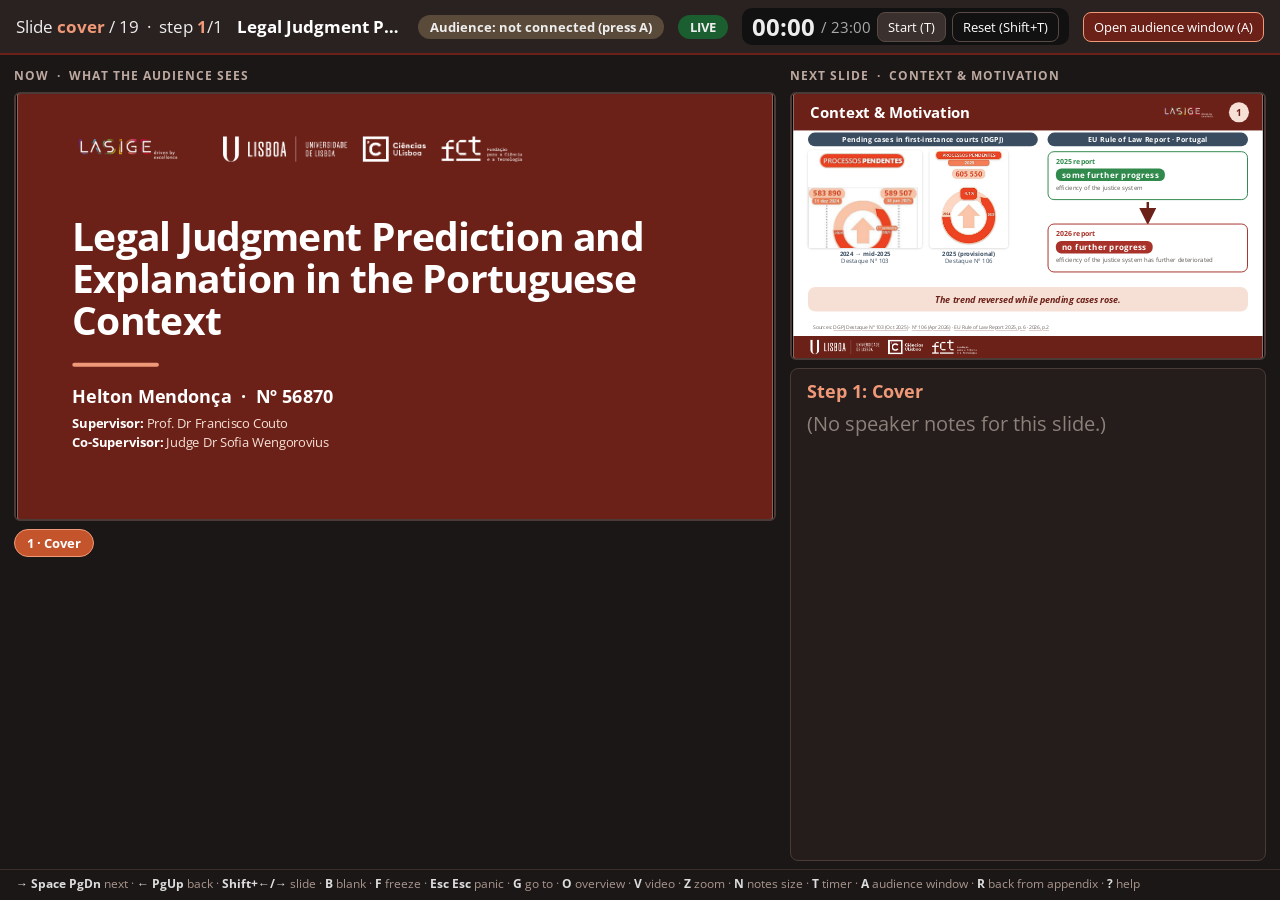
<file: defense-deck/index.html>
<!doctype html>
<html lang="en">
<head>
  <meta charset="utf-8">
  <meta name="viewport" content="width=device-width, initial-scale=1">
  <title>Defense deck</title>
  <!-- Everything is local: no internet, no server, no build. Just open this file. -->
  <link rel="stylesheet" href="css/tokens.css">
  <link rel="stylesheet" href="css/deck.css">
  <link rel="stylesheet" href="css/presenter.css">
  <link rel="stylesheet" href="css/live.css">
  <link rel="stylesheet" href="css/print.css">
</head>
<body>
  <div id="app"><noscript>This deck needs JavaScript enabled.</noscript></div>

  <!-- Plain classic scripts (no modules) so it works from file:// . Order matters. -->
  <script src="js/ui.js"></script>
  <script src="data/slides.js"></script>   <!-- ALL the slide content -->
  <script src="js/layouts.js"></script>
  <script src="js/stage.js"></script>
  <script src="js/video.js"></script>
  <script src="js/live.js"></script>
  <script src="js/sync.js"></script>
  <script src="js/controller.js"></script>
  <script src="js/presenter.js"></script>
  <script src="js/audience.js"></script>
  <script src="js/main.js"></script>
</body>
</html>
</file>
<file: defense-deck/css/tokens.css>
/* ==========================================================================
   tokens.css - the "design tokens": colours, font, sizes used everywhere.
   Change a value here and the whole deck follows.
   ========================================================================== */

/* Open Sans (SIL Open Font License) bundled locally: works offline. */
@font-face { font-family: "Open Sans"; font-weight: 400; font-style: normal; font-display: block; src: url("../assets/fonts/OpenSans-400.woff2") format("woff2"); }
@font-face { font-family: "Open Sans"; font-weight: 400; font-style: italic; font-display: block; src: url("../assets/fonts/OpenSans-400i.woff2") format("woff2"); }
@font-face { font-family: "Open Sans"; font-weight: 600; font-style: normal; font-display: block; src: url("../assets/fonts/OpenSans-600.woff2") format("woff2"); }
@font-face { font-family: "Open Sans"; font-weight: 700; font-style: normal; font-display: block; src: url("../assets/fonts/OpenSans-700.woff2") format("woff2"); }
@font-face { font-family: "Open Sans"; font-weight: 700; font-style: italic; font-display: block; src: url("../assets/fonts/OpenSans-700i.woff2") format("woff2"); }

:root {
  /* brand palette (from the Canva deck) */
  --maroon: #6c2118;
  --orange: #cf5c00;
  --terracotta: #c3542b;
  --salmon: #f09978;
  --beige: #f6e0d6;
  --slate: #394c60;
  --white: #ffffff;
  --ink: #26221f;

  /* status colours: green / amber / grey (status only, never domain) */
  --ok: #2f8a4c;      --ok-dark: #1b5e30;
  --warn: #e3b23c;    --warn-dark: #a87400;
  --na: #a3a8ad;      --na-dark: #5f6368;
  --bad: #a8322a;     --bad-2: #c8564b;     /* limitations / "wrong" */

  /* domain code (rows of the results table): colour = domain ONLY */
  --dv-row: #f6e0d6;
  --boc-row: #f09978;

  --font: "Open Sans", Arial, Helvetica, sans-serif;
  --radius-card: 24px;
  --band-h: 150px;
  --footer-h: 90px;
}
</file>
<file: defense-deck/css/deck.css>
/* ==========================================================================
   deck.css - how a SLIDE looks (header, footer, pills, cards, tables, diagrams).
   Everything is sized for a fixed 1920x1080 stage; js/stage.js scales it to fit
   any window. Presenter-window chrome lives in presenter.css.
   ========================================================================== */

*, *::before, *::after { box-sizing: border-box; }

/* ---- the stage ---------------------------------------------------------- */
.stage-host { position: relative; overflow: hidden; background: #000; }
.stage {
  position: absolute; left: 0; top: 0; width: 1920px; height: 1080px;
  transform-origin: 0 0; background: #fff; overflow: hidden;
  font-family: var(--font); color: var(--ink); font-size: 32px; line-height: 1.28;
  -webkit-font-smoothing: antialiased;
}
.zoom-layer { position: absolute; inset: 0; transition: transform .28s ease; }
.slide { position: absolute; inset: 0; }

/* ---- header / footer ---------------------------------------------------- */
.hdr { position: absolute; left: 0; top: 0; width: 1920px; height: var(--band-h); background: var(--maroon); color: #fff;
  display: flex; align-items: center; padding: 0 70px; }
.hdr h1 { margin: 0; font-size: 62px; font-weight: 700; letter-spacing: -.5px; white-space: nowrap; overflow: hidden; text-overflow: ellipsis; max-width: 1380px; }
.hdr-logo { position: absolute; right: 190px; top: 30px; height: 90px; }
.num { position: absolute; right: 56px; top: 34px; width: 82px; height: 82px; border-radius: 50%;
  background: var(--beige); color: var(--maroon); font-weight: 700; font-size: 40px; display: flex; align-items: center; justify-content: center; }
.num.appx { width: auto; padding: 0 22px; border-radius: 41px; font-size: 30px; background: var(--orange); color: #fff; }
.content { position: absolute; left: 0; top: var(--band-h); width: 1920px; height: 840px; background: #fff; }
.ftr { position: absolute; left: 0; bottom: 0; width: 1920px; height: var(--footer-h); background: var(--maroon);
  display: flex; align-items: center; gap: 36px; padding: 0 70px; }

/* logo placeholders: neat white chip with a label; real logo replaces it when the file exists */
.logo-slot { position: relative; display: inline-flex; align-items: center; justify-content: center; height: 62px; min-width: 170px;
  padding: 6px 16px; background: rgba(255,255,255,.12); border: 2px dashed rgba(255,255,255,.55); border-radius: 12px; color: #fff;
  font-size: 19px; font-weight: 600; text-align: center; line-height: 1.1; }
.logo-slot img { display: none; height: 100%; width: auto; max-width: 280px; object-fit: contain; }
.logo-slot.ok { background: #fff; border: 0; padding: 5px 14px; }
.logo-slot.ok .ph { display: none; }
.logo-slot.ok img { display: block; }
.hdr-logo .logo-slot { height: 90px; min-width: 150px; font-size: 22px; }
.logo-ciencias_ulisboa img, .logo-fc img { max-width: 220px; }

/* ---- generic flow area inside the content band ------------------------- */
.flow { display: flex; flex-direction: column; position: absolute; inset: 0; }
.pad { padding: 40px 80px; }
.abs { position: absolute; }
.svg-layer { pointer-events: none; }
.lnk { color: inherit; text-decoration: underline; text-decoration-thickness: 2px; text-underline-offset: 4px; text-decoration-color: rgba(108,33,24,.45); }
.src { font-size: 20px; color: #6b6560; word-break: break-all; line-height: 1.25; }
.src .lnk { color: #6b6560; }
.kicker { align-self: flex-start; background: var(--maroon); color: #fff; font-weight: 700; letter-spacing: 3px; font-size: 26px; padding: 8px 26px; border-radius: 30px; }
.intro { font-size: 31px; font-weight: 600; color: var(--slate); }
.maroon { color: var(--maroon); } .b { font-weight: 700; } .i { font-style: italic; }

/* reveal fade (only when the presenter moves forward live) */
.fade-in { animation: fadein .18s ease-out; }
@keyframes fadein { from { opacity: 0; } to { opacity: 1; } }
@media (prefers-reduced-motion: reduce) { .fade-in { animation: none; } .zoom-layer { transition: none; } }
/* preview of the NEXT step in the presenter window: highlight what will appear */
.nx-new { outline: 6px dashed #00a3ff; outline-offset: 6px; }

/* ---- cover -------------------------------------------------------------- */
.cover-slide { background: var(--maroon); }
.cover { position: absolute; inset: 0; color: #fff; padding: 90px 140px; display: flex; flex-direction: column; }
.cover-logos { display: flex; gap: 40px; align-items: center; }
.cover-logos .logo-slot { height: 96px; min-width: 200px; font-size: 21px; }
.cover-title { margin: 120px 0 0; font-size: 98px; line-height: 1.08; font-weight: 700; max-width: 1560px; letter-spacing: -1.5px; }
.cover-rule { width: 220px; height: 10px; background: var(--salmon); margin: 56px 0 44px; border-radius: 5px; }
.cover-by { font-size: 46px; font-weight: 700; }
.cover-sup { font-size: 32px; margin-top: 18px; color: var(--beige); line-height: 1.5; }
.cover-sup b { color: #fff; }

/* ---- pills --------------------------------------------------------------- */
.pill-row { display: flex; align-items: stretch; border-radius: 999px; background: var(--pill-bg, var(--beige)); overflow: hidden; --badge: var(--terracotta); }
.pill-badge { flex: none; display: flex; align-items: center; justify-content: center; text-align: center; background: var(--badge);
  color: #fff; font-weight: 700; font-size: 34px; letter-spacing: 1px; padding: 0 24px; border-radius: 999px; box-shadow: 6px 0 0 rgba(255,255,255,.35); }
.pill-text { flex: 1; display: flex; align-items: center; padding: 0 56px 0 44px; font-size: 34px; line-height: 1.25; color: var(--ink); }
.tone-orange { --pill-bg: var(--beige); --badge: var(--terracotta); }
.tone-maroon { --pill-bg: var(--beige); --badge: var(--maroon); }
.tone-green  { --pill-bg: #d9eddf; --badge: var(--ok); }
.tone-red    { --pill-bg: #f5d9d5; --badge: var(--bad); }
.tone-red.alt{ --badge: var(--bad-2); }
.status-green { background: var(--ok); color: #fff; --badge: var(--ok-dark); }
.status-green .pill-text { color: #fff; }
.status-amber { background: var(--warn); --badge: var(--warn-dark); }
.status-grey  { background: var(--na); --badge: var(--na-dark); }
.status-amber .pill-text, .status-grey .pill-text { color: #1d1b19; }

/* ---- cards & captions ---------------------------------------------------- */
.cards { display: grid; gap: 28px; }
.card { background: var(--beige); border-radius: var(--radius-card); padding: 30px 38px; display: flex; flex-direction: column; overflow: hidden; }
.card h3 { margin: 0 0 18px; font-size: 30px; letter-spacing: 2px; color: var(--maroon); font-weight: 700; padding-bottom: 14px; border-bottom: 4px solid var(--salmon); }
.card-body { flex: 1; line-height: 1.32; }
.card-body p { margin: 0 0 16px; }
.card.big h3 { font-size: 40px; }
.card.good { background: #d9eddf; } .card.good h3 { color: var(--ok-dark); border-color: var(--ok); }
.card.cannot { background: #f5d9d5; } .card.cannot h3 { color: var(--bad); border-color: var(--bad-2); }
.card.slate { background: #e5eaf0; } .card.slate h3 { color: var(--slate); border-color: var(--slate); }
.caption { background: var(--beige); border-radius: 30px; padding: 20px 44px; color: var(--maroon); font-weight: 700; font-style: italic; font-size: 33px; text-align: center; line-height: 1.3; }
.caption.top { font-size: 35px; }
.caption.plain { font-style: normal; }
.caption .lnk { text-decoration-color: var(--maroon); }

/* ---- results table & studies --------------------------------------------- */
.tr { display: grid; align-items: center; column-gap: 20px; padding: 0 44px; border-radius: 26px; height: 94px; font-size: 35px; }
.tr.th { background: transparent; border-bottom: 5px solid var(--maroon); border-radius: 0; height: 64px; font-weight: 700; color: var(--maroon); font-size: 31px; letter-spacing: 1px; text-transform: uppercase; }
.tr.dom-DV { background: var(--dv-row); } .tr.dom-BoC { background: var(--boc-row); }
.tr .cell { font-variant-numeric: tabular-nums; }
.tr .cell.b { font-weight: 700; } .tr .cell.bi { font-weight: 700; font-style: italic; }
.study { background: #eef1f5; border-radius: 26px; padding: 14px 40px 12px; display: flex; flex-direction: column; justify-content: center; height: 136px; }
.study.thesis { background: var(--maroon); color: #fff; }
.study.thesis .study-io { color: var(--beige); }
.study-main { display: grid; column-gap: 20px; font-size: 31px; align-items: center; }
.study-name { font-weight: 700; }
.study-io { font-size: 24px; font-style: italic; margin-top: 6px; color: #4d5663; line-height: 1.2; }
.study.thesis .lnk { color: #fff; }
.tr.th.studies { height: 56px; }

/* ---- judges' quote cards ---------------------------------------------------- */
.qcard { background: #fbf3ee; border: 3px solid var(--beige); border-radius: var(--radius-card); padding: 26px 30px; display: flex; flex-direction: column; gap: 16px; }
.qbadge { align-self: flex-start; background: var(--maroon); color: #fff; font-weight: 700; font-size: 29px; border-radius: 28px; padding: 6px 24px; letter-spacing: 1px; }
.qtext { flex: 1; font-size: 31px; line-height: 1.3; font-weight: 400; }
.qtext p { margin: 0 0 14px; }
.qmeta { font-style: italic; color: var(--maroon); font-size: 25px; line-height: 1.25; border-top: 2px solid var(--beige); padding-top: 12px; }
.qmeta .lnk { color: var(--maroon); }

/* ---- statements -------------------------------------------------------------- */
.stat-line { font-weight: 700; color: var(--maroon); line-height: 1.22; }
.stat-line.ink { color: var(--ink); font-weight: 600; }
.stat-line.q { font-style: italic; color: var(--slate); font-weight: 600; }
.stat-line.pill { background: var(--beige); border-radius: 34px; padding: 26px 50px; }

/* ---- diagram building blocks -------------------------------------------------- */
.dbox { background: #fff; border: 4px solid var(--maroon); border-radius: 18px; padding: 14px 20px; font-size: 25px; line-height: 1.25; color: var(--ink); overflow: hidden; }
.dbox h4 { margin: 0 0 6px; font-size: 27px; color: var(--maroon); line-height: 1.15; }
.dbox.fill { background: var(--beige); }
.dbox.salmon { background: #fbd9cc; border-color: var(--terracotta); }
.dbox.dark { background: var(--maroon); color: #fff; border-color: var(--maroon); } .dbox.dark h4 { color: #fff; }
.dbox.out { background: #d9eddf; border-color: var(--ok); } .dbox.out h4 { color: var(--ok-dark); }
.dbox.flag { background: #fdecea; border: 4px dashed var(--bad); } .dbox.flag h4 { color: var(--bad); }
.dbox.grey { background: #eceeef; border-color: #9aa0a6; color: #5b6168; } .dbox.grey h4 { color: #5b6168; }
.dbox.slate { background: #e5eaf0; border-color: var(--slate); } .dbox.slate h4 { color: var(--slate); }
.dbox.center { display: flex; flex-direction: column; justify-content: center; }
.dbox ul { margin: 6px 0 0; padding-left: 26px; } .dbox li { margin: 3px 0; }
.dbox.s24 { font-size: 24px; } .dbox.s22 { font-size: 22px; } .dbox.s20 { font-size: 20.5px; } .dbox.s20 h4 { font-size: 22px; }
.stagenum { position: absolute; width: 64px; height: 64px; border-radius: 50%; background: var(--maroon); color: #fff; font-weight: 700; font-size: 36px; display: flex; align-items: center; justify-content: center; }
.tag { display: inline-block; background: var(--maroon); color: #fff; border-radius: 22px; padding: 2px 18px; font-weight: 700; font-size: 24px; letter-spacing: 1px; }
.tile { background: var(--beige); border-radius: 22px; padding: 18px 20px; text-align: center; }
.tile .big { font-size: 56px; font-weight: 700; color: var(--maroon); line-height: 1.05; }
.tile .small { font-size: 24px; margin-top: 6px; }
.docbar { position: absolute; background: #dfe3e8; border-radius: 10px; border: 3px solid var(--slate); }
.win { position: absolute; height: 64px; border-radius: 12px; border: 4px solid var(--maroon); background: rgba(195,84,43,.22); display: flex; align-items: center; justify-content: center; font-size: 22px; font-weight: 700; color: var(--maroon); }
.limit-band { background: #f5d9d5; border: 3px solid var(--bad); border-radius: 26px; padding: 18px 36px; color: #5a1a14; font-size: 28px; line-height: 1.3; }
.limit-band b { color: var(--bad); }
.fig { border-radius: 14px; box-shadow: 0 2px 10px rgba(0,0,0,.18); display: block; }
.fig-cap { font-size: 22px; color: #5b5651; }
.pill-label { display: inline-block; border-radius: 30px; padding: 8px 30px; font-weight: 700; font-size: 31px; color: #fff; }
.pill-label.ok { background: #2f8a4c; } .pill-label.no { background: #a8322a; }

/* ---- video panel (manual play) --------------------------------------------- */
.video-panel { position: absolute; background: #1b1b1b; border-radius: 18px; overflow: hidden; display: flex; align-items: center; justify-content: center; }
.video-panel video { width: 100%; height: 100%; object-fit: contain; background: #000; }
.video-ph { position: absolute; inset: 0; display: flex; flex-direction: column; align-items: center; justify-content: center; text-align: center; color: #e9ddd6; padding: 40px;
  background: repeating-linear-gradient(135deg, #2a2523, #2a2523 24px, #302a28 24px, #302a28 48px); }
.video-ph .t { font-size: 40px; font-weight: 700; color: #fff; }
.video-ph .s { font-size: 24px; margin-top: 14px; max-width: 800px; line-height: 1.35; }
.video-ph .play { width: 120px; height: 120px; border-radius: 50%; border: 8px solid #fff; background: rgba(0,0,0,.55); margin-bottom: 26px; position: relative; }
.video-ph .play::after { content: ""; position: absolute; left: 44px; top: 28px; border-style: solid; border-width: 22px 0 22px 38px; border-color: transparent transparent transparent #fff; }
.video-panel.is-playing .video-ph { display: none; }
.video-panel { cursor: pointer; }
.vblocked { display: none; margin-top: 24px; background: #a8322a; color: #fff; font-size: 32px; font-weight: 700; padding: 10px 28px; border-radius: 16px; }
.video-panel.blocked .vblocked { display: block; }

/* ---- blank overlay ---------------------------------------------------------- */
.blank-cover { position: absolute; inset: 0; background: #000; z-index: 50; display: none; }
.stage-host.blank .blank-cover { display: block; }

/* highlighted state of a diagram box (e.g. the Acórdão box) */
.dbox.hl { background: var(--maroon); color: #fff; border-color: var(--maroon); }
.dbox.hl h4, .dbox.hl .lnk { color: #fff; }

/* methodology slide: warm brown (split / training set) and "removed" (grey) states */
.dbox.brown { background: #7a4a2e; border-color: #5a3520; color: #fff; }
.dbox.brown h4 { color: #fff; }
.dbox.gone, .dbox.gone.salmon, .dbox.gone.fill, .dbox.gone.dark { background: #eceeef !important; border-color: #9aa0a6 !important; color: #7b8187 !important; }
.dbox.gone h4 { color: #7b8187 !important; }
.dbox.gone.dark { background: #9aa0a6 !important; color: #fff !important; }
.rm-tag { position: absolute; right: 16px; top: 12px; background: #5f6368; color: #fff; font-size: 20px; font-weight: 700; letter-spacing: 1px; padding: 2px 14px; border-radius: 14px; }

/* scale-and-methods table (slide 16) */
.st-head, .st-row { display: grid; column-gap: 16px; align-items: center; padding: 0 22px; }
.st-head { border-bottom: 5px solid var(--maroon); }
.sth { font-weight: 700; font-size: 24px; white-space: nowrap; letter-spacing: 1px; text-transform: uppercase; color: var(--maroon); padding: 6px 12px; border-radius: 14px; text-align: center; }
.sth.meth { background: var(--terracotta); color: #fff; } .sth.scale { background: var(--slate); color: #fff; }
.st-row { background: #eef1f5; border-radius: 22px; font-size: 24px; line-height: 1.2; }
.st-row .st-name { font-weight: 700; font-size: 26px; } .st-row .st-scale { font-weight: 700; color: var(--slate); font-size: 27px; }
.st-row .st-split { font-weight: 700; color: var(--terracotta); }
.st-row.thesis { background: var(--maroon); color: #fff; } .st-row.thesis .st-scale, .st-row.thesis .st-split { color: var(--salmon); }
.video-panel.has-video .vposter { display: none; }

/* framing statement that moves from the middle to the top (single-case slide) */
.caption.fr { transition: top .5s ease, height .5s ease, font-size .5s ease; }
.caption.fr.fr-top { top: 6px !important; height: 112px !important; font-size: 28px !important; padding: 8px 30px !important; }
@media (prefers-reduced-motion: reduce) { .caption.fr { transition: none; } }

/* zoom overlay (slide 11): only visible while its class "zoom-on" is set (step range) */
.zoom-ov { background: #fff; border-radius: 24px; border: 5px solid var(--maroon); z-index: 20; visibility: hidden; box-shadow: 0 8px 40px rgba(0,0,0,.35); }
.zoom-ov.zoom-on { visibility: visible; }

/* groups that are only visible during some steps (class "on" is switched by data-cls ranges) */
.only { visibility: hidden; }
.only.on { visibility: visible; }

/* real logos (white artwork on the maroon bands) */
.hdr-logo { display: flex; align-items: center; }
.hl-img { height: 80px; width: auto; max-width: 300px; object-fit: contain; display: block; }
.fl-img { height: 58px; width: auto; max-width: 900px; object-fit: contain; display: block; }
.cover-logos .hl-img { height: 100px; max-width: 380px; } .cover-logos .fl-img { height: 90px; max-width: 760px; margin-left: 60px; }
.logo-slot.wide { min-width: 420px; }

/* LLM reasoning slide: sentences that sound right but are wrong (switched on by data-cls="2:hl") */
.wrongspan.hl { background: #f4b4aa; border-bottom: 5px solid #a8322a; border-radius: 6px; padding: 0 6px; font-style: normal; font-weight: 700; color: #7a1d17; }
.wrongkey { background: #f4b4aa; border-bottom: 4px solid #a8322a; border-radius: 6px; padding: 0 10px; font-weight: 700; font-style: normal; color: #7a1d17; }

/* Results slide: the domain not in focus is greyed out (data-cls "dim") */
.fgroup { transition: opacity .35s, filter .35s; }
.fgroup.dim { opacity: .16; filter: grayscale(1); }
</file>
<file: defense-deck/css/presenter.css>
/* ==========================================================================
   presenter.css - the look of the PRESENTER window (laptop) and the
   AUDIENCE / SOLO windows' page chrome. Not used on the slides themselves.
   ========================================================================== */
html, body { margin: 0; height: 100%; background: #111; font-family: var(--font); }
#app { width: 100vw; height: 100vh; }
.mode-audience body, .mode-solo body { background: #000; overflow: hidden; }
.mode-audience, .mode-solo { cursor: none; }
.aud-root, .solo { width: 100vw; height: 100vh; }
.aud-host, .solo-host { width: 100%; height: 100%; }
.stage-host.blank .stage { visibility: hidden; }

/* ---- presenter layout ---- */
.pres { display: flex; flex-direction: column; height: 100vh; color: #eee; background: #1b1716; font-size: 15px; }
.p-top { display: flex; align-items: center; gap: 14px; padding: 8px 16px; background: #2a2220; border-bottom: 2px solid var(--maroon); flex: none; }
.p-count { font-size: 17px; cursor: pointer; white-space: nowrap; } .p-count b { color: var(--salmon); }
.p-title { flex: 1; font-size: 17px; font-weight: 700; white-space: nowrap; overflow: hidden; text-overflow: ellipsis; color: #fff; }
.chip { border-radius: 14px; padding: 3px 12px; font-weight: 700; font-size: 13px; white-space: nowrap; }
.chip.aud.on { background: #1b5e30; } .chip.aud.off { background: #5a4a3a; }
.chip.live { background: #1b5e30; } .chip.frozen { background: #1565c0; } .chip.blank { background: #000; border: 2px solid #fff; }
.p-timer { font-variant-numeric: tabular-nums; display: flex; align-items: center; gap: 6px; padding: 2px 10px; border-radius: 10px; background: #111; }
.p-time { font-size: 24px; font-weight: 700; } .p-target { color: #aaa; }
.p-timer.warn .p-time { color: var(--warn); } .p-timer.over .p-time { color: #ff6b5e; } .p-timer.over2 { background: #a8322a; }
.btn { background: #3a302d; color: #fff; border: 1px solid #5a4a45; border-radius: 8px; padding: 5px 10px; font: inherit; font-size: 13px; cursor: pointer; }
.btn:hover { background: #4b3d39; } .btn.accent { background: var(--maroon); border-color: var(--salmon); } .btn.ghost { background: transparent; }
.p-main { flex: 1; min-height: 0; display: grid; grid-template-columns: 1.6fr 1fr; gap: 14px; padding: 12px 14px 8px; }
.p-col { display: flex; flex-direction: column; min-height: 0; min-width: 0; gap: 8px; }
.p-label { font-size: 12px; letter-spacing: 1px; color: #bda9a0; font-weight: 700; text-transform: uppercase; } .p-label .dash { color: #4db3ff; text-transform: none; letter-spacing: 0; }
.p-prev { width: min(100%, calc((100vh - 330px) * 16 / 9)); aspect-ratio: 16 / 9; border: 2px solid #4a3b37; border-radius: 6px; overflow: hidden; background: #000; flex: none; }
.p-prev.small { width: min(100%, calc((100vh - 560px) * 16 / 9), 560px); min-width: 280px; }
.p-prev.empty .p-host { opacity: .15; }
.p-host { width: 100%; height: 100%; }
.p-steps { display: flex; flex-wrap: wrap; gap: 6px; }
.step-chip { background: #2e2623; color: #ddd; border: 1px solid #55453f; border-radius: 16px; padding: 4px 12px; font: inherit; font-size: 13px; cursor: pointer; }
.step-chip.done { color: #9a8c86; } .step-chip.cur { background: var(--terracotta); color: #fff; border-color: var(--salmon); font-weight: 700; }
.p-notes { flex: 1; min-height: 0; overflow: auto; background: #241d1b; border: 1px solid #4a3b37; border-radius: 8px; padding: 10px 16px; line-height: 1.4; }
.p-notes h3 { margin: 0 0 6px; font-size: .9em; color: var(--salmon); } .p-notes p { margin: 0 0 .7em; } .p-notes .muted { color: #8d807a; } .p-notes .say { font-weight: 700; color: #fff; }
.p-src { display: flex; flex-direction: column; gap: 3px; overflow: auto; max-height: 150px; }
.src-i a { color: #7cc4ff; word-break: break-all; font-size: 13px; }
.p-help { flex: none; font-size: 12px; color: #a8958d; padding: 5px 16px 7px; border-top: 1px solid #3a2f2b; line-height: 1.5; } .p-help b { color: #ddd; }

/* ---- overlays ---- */
.overlay { position: fixed; inset: 0; background: rgba(8,5,4,.985); z-index: 100; display: flex; align-items: flex-start; justify-content: center; overflow: auto; padding: 24px; }
.overlay.hidden { display: none; }
.ov-box { width: 100%; max-width: 1700px; } .ov-head { color: #ddd; margin-bottom: 12px; font-size: 15px; }
.ov-grid { display: grid; grid-template-columns: repeat(auto-fill, minmax(280px, 1fr)); gap: 14px; }
.ov-cell { cursor: pointer; border: 3px solid transparent; border-radius: 6px; padding: 4px; background: #231c1a; }
.ov-cell:hover { border-color: var(--salmon); } .ov-cell.cur { border-color: #4db3ff; } .ov-cell.appx { background: #2d2417; }
.ov-thumb { width: 100%; aspect-ratio: 16 / 9; background: #000; } .ov-cap { color: #ddd; font-size: 13px; padding: 4px 2px 0; } .ov-cap b { color: var(--salmon); }
.ov-divider { grid-column: 1 / -1; color: #ffcf8a; font-weight: 700; border-top: 2px dashed #8a6a3a; padding-top: 10px; margin-top: 10px; }
.goto-box { margin-top: 12vh; background: #2a2220; border: 2px solid var(--salmon); border-radius: 12px; padding: 22px 28px; color: #eee; max-width: 640px; height: fit-content; font-size: 16px; line-height: 1.5; }
.goto-in { width: 100%; margin-top: 12px; font-size: 28px; padding: 6px 12px; border-radius: 8px; border: 2px solid #777; background: #111; color: #fff; }
.goto-msg { margin-top: 8px; color: #ff9a8d; } .help-box { max-width: 860px; } .help-box h2 { margin: 0 0 10px; } .help-box td { padding: 3px 14px 3px 0; vertical-align: top; }

.p-notes ul.bullets { margin: 4px 0 0; padding-left: 1.2em; } .p-notes ul.bullets li { margin: 0 0 .55em; line-height: 1.3; }
.chip.vid { background: #394c60; } .chip.vid.hidden { display: none; } .chip.vid.ok { background: #1b5e30; } .chip.vid.bad { background: #a8322a; }
</file>
<file: defense-deck/css/live.css>
/* ==========================================================================
   live.css - look and animations of the animated slide (js/live.js).
   The RESTING style of every element is the final state; the lv-a-* classes only
   add a short "from" animation on top, so nothing depends on frame rate.
   ========================================================================== */
.lv { position: absolute; inset: 0; font-family: var(--font); color: var(--ink); }
.lv .a { position: absolute; }

/* progress rail */
.lv-rail-bg { position: absolute; left: 150px; top: 42px; width: 1680px; height: 8px; border-radius: 4px; background: #d9dde2; }
.lv-rail-fill { position: absolute; left: 150px; top: 42px; width: 0; height: 8px; border-radius: 4px; background: var(--terracotta); transition: width .8s ease; }
.lv-node { position: absolute; top: 16px; width: 60px; height: 60px; margin-left: -0px; border-radius: 50%; display: flex; align-items: center; justify-content: center;
  font-size: 32px; font-weight: 700; border: 5px solid var(--maroon); background: #fff; color: var(--maroon); transition: background .4s, color .4s, border-color .4s, transform .4s; }
.lv-node.done { background: var(--salmon); border-color: var(--terracotta); color: #fff; }
.lv-node.active { background: var(--maroon); color: #fff; transform: scale(1.18); box-shadow: 0 0 0 8px rgba(195,84,43,.28); }
.lv-node.locked { background: #eceeef; border: 5px dashed #9aa0a6; color: #9aa0a6; }
.lv-node.human { border-color: var(--bad); }
.lv-node.active.human { background: var(--bad); }
.lv-node.done.human { background: var(--bad-2); border-color: var(--bad); }

/* heading */
.lv-head-t { font-size: 46px; font-weight: 700; color: var(--maroon); white-space: nowrap; }
.lv-head-art { font-size: 30px; font-weight: 600; color: var(--terracotta); margin-left: 18px; }
.lv-gate { font-size: 26px; font-weight: 700; color: var(--slate); text-align: right; }

/* cards */
.lv-card { border-radius: 24px; border: 4px solid var(--maroon); background: #fff; padding: 16px 22px; overflow: hidden; }
.lv-lab { display: inline-block; font-size: 24px; font-weight: 700; letter-spacing: 1.5px; color: #fff; background: var(--maroon); border-radius: 16px; padding: 0 16px; margin-bottom: 10px; }
.lv-body { font-size: 30px; line-height: 1.25; font-weight: 600; }
.lv-in { background: #f6e0d6; border-color: var(--terracotta); }
.lv-in .lv-lab { background: var(--terracotta); }
.lv-out { background: #d9eddf; border-color: var(--ok); }
.lv-out .lv-lab { background: var(--ok); }
.lv-local { background: #e5eaf0; border-color: var(--slate); }
.lv-local .lv-lab, .lv-global .lv-lab { background: var(--slate); }
.lv-global { background: #e5eaf0; border-color: var(--slate); }

/* agent node */
.lv-agent { border-radius: 120px; border: 6px solid var(--maroon); background: #fbd9cc; display: flex; flex-direction: column; align-items: center; justify-content: center; text-align: center;
  padding: 10px 30px; transition: background .4s, border-color .4s, opacity .4s; }
.lv-agent-name { font-size: 36px; font-weight: 700; color: var(--maroon); line-height: 1.1; }
.lv-agent-role { font-size: 26px; font-weight: 600; margin-top: 6px; color: var(--ink); }
.lv-agent.asleep { background: #eceeef; border-color: #9aa0a6; opacity: .75; } .lv-agent.asleep .lv-agent-name { color: #6b7075; }
.lv-agent.human { background: #f5d9d5; border-color: var(--bad); border-style: dashed; } .lv-agent.human .lv-agent-name { color: var(--bad); }
.lv-agent.thesis { background: var(--maroon); border-color: var(--maroon); } .lv-agent.thesis .lv-agent-name, .lv-agent.thesis .lv-agent-role { color: #fff; }

/* tools */
.lv-tool { border-radius: 18px; border: 4px solid #9aa0a6; background: #eceeef; color: #7b8187; font-size: 26px; font-weight: 700; display: flex; align-items: center; justify-content: center; text-align: center; transition: all .35s; }
.lv-tool.used { border-color: var(--terracotta); background: #fff; color: var(--terracotta); box-shadow: 0 0 0 5px rgba(195,84,43,.2); }
.lv-tool.off { opacity: .35; }

/* global memory */
.lv-gbar { position: absolute; left: 22px; top: 104px; bottom: 18px; width: 22px; border-radius: 11px; background: #cfd6de; overflow: hidden; }
.lv-gbar-fill { position: absolute; left: 0; right: 0; bottom: 0; height: 0; background: var(--terracotta); transition: height .8s ease; }
.lv-glist { position: absolute; left: 62px; top: 98px; right: 14px; bottom: 10px; overflow: hidden; }
.lv-gitem { font-size: 24px; font-weight: 600; line-height: 1.12; padding: 1px 0; white-space: nowrap; }
.lv-gitem.human { color: var(--bad); }

/* note banner */
.lv-note { border-radius: 24px; background: var(--beige); color: var(--maroon); font-size: 31px; font-weight: 700; font-style: italic; display: flex; align-items: center; justify-content: center; text-align: center; padding: 0 28px; }
.lv-note.human { background: #f5d9d5; color: var(--bad); font-style: normal; }
.lv-note.thesis { background: var(--maroon); color: #fff; }

/* persistent caption (the only text below ~24px) */
.lv-cap { font-size: 20px; color: #5b5651; text-align: center; }

/* little travelling dots */
.lv-dot { position: absolute; width: 22px; height: 22px; border-radius: 50%; background: var(--terracotta); opacity: 0; }
.lv-raildot { position: absolute; top: 33px; width: 26px; height: 26px; margin-left: 17px; border-radius: 50%; background: var(--terracotta); opacity: 0; box-shadow: 0 0 0 6px rgba(195,84,43,.3); }

/* ---------- animations (decoration only) ---------- */
@keyframes lv-in { from { opacity: 0; transform: translateX(-70px); } to { opacity: 1; transform: none; } }
@keyframes lv-wake { 0% { box-shadow: 0 0 0 0 rgba(195,84,43,.65); transform: scale(.96); } 60% { box-shadow: 0 0 0 36px rgba(195,84,43,0); transform: scale(1.04); } 100% { box-shadow: 0 0 0 0 rgba(195,84,43,0); transform: none; } }
@keyframes lv-glow { 0% { transform: scale(1); box-shadow: 0 0 0 0 rgba(195,84,43,.8); } 50% { transform: scale(1.12); } 100% { transform: scale(1); box-shadow: 0 0 0 16px rgba(195,84,43,0); } }
@keyframes lv-dota { 0% { opacity: 1; transform: translate(0,0); } 100% { opacity: 0; transform: translate(150px,-90px); } }
@keyframes lv-dotb { 0% { opacity: 1; transform: translate(0,0); } 100% { opacity: 0; transform: translate(150px,90px); } }
@keyframes lv-flash { 0% { background-color: #ffe9a8; } 100% { } }
@keyframes lv-out { from { opacity: 0; transform: translateX(-60px) scale(.94); } to { opacity: 1; transform: none; } }
@keyframes lv-fade { from { opacity: 0; background: #ffe9a8; } to { opacity: 1; } }
@keyframes lv-rail { 0% { opacity: 1; transform: translateX(0); } 100% { opacity: 0; transform: translateX(var(--dx, 240px)); } }
.lv-a-in { animation: lv-in .7s ease-out backwards; }
.lv-a-wake { animation: lv-wake 1.1s ease-out backwards; }
.lv-a-glow { animation: lv-glow .8s ease-out backwards; }
.lv-a-dota { animation: lv-dota .9s ease-in forwards; }
.lv-a-dotb { animation: lv-dotb .9s ease-in forwards; }
.lv-a-flash { animation: lv-flash 1.2s ease-out; }
.lv-a-out { animation: lv-out .8s ease-out backwards; }
.lv-a-fade { animation: lv-fade 1s ease-out backwards; animation-delay: 2.2s; }
.lv-a-rail { animation: lv-rail 1s ease-in-out forwards; }
@media (prefers-reduced-motion: reduce) { .lv *, .lv-node { animation: none !important; transition: none !important; } }

.lv-note { position: absolute; }
.lv-sub { font-size: 24px; font-style: italic; color: #394c60; margin: -4px 0 8px; font-weight: 600; }
.lv-out .lv-sub { color: #1b5e30; }

/* ---------- small specialised agents (rows) ---------- */
.lv-row { position: absolute; height: 96px; display: grid; grid-template-columns: 52px 285px 1fr; align-items: center; column-gap: 16px; padding: 0 18px;
  border-radius: 22px; border: 4px solid var(--maroon); background: #fbd9cc; }
.lv-row.off { visibility: hidden; }
.lv-num { width: 44px; height: 44px; border-radius: 50%; background: var(--maroon); color: #fff; font-size: 26px; font-weight: 700; display: flex; align-items: center; justify-content: center; }
.lv-rname { font-size: 28px; font-weight: 700; color: var(--maroon); line-height: 1.1; }
.lv-rjob { font-size: 25px; font-weight: 600; line-height: 1.15; }
.lv-rtag { font-size: 24px; font-weight: 700; color: var(--terracotta); background: #fff; border: 3px solid var(--terracotta); border-radius: 18px; text-align: center; padding: 2px 8px; }
.lv-row.has-next::after { content: "\25BC"; position: absolute; left: 50%; bottom: -21px; font-size: 18px; color: var(--terracotta); }
.lv-row.human { background: #f5d9d5; border: 4px dashed var(--bad); } .lv-row.human .lv-num { background: var(--bad); } .lv-row.human .lv-rname { color: var(--bad); }
.lv-row.thesis { background: var(--maroon); } .lv-row.thesis .lv-rname, .lv-row.thesis .lv-rjob { color: #fff; } .lv-row.thesis .lv-num { background: #fff; color: var(--maroon); }
.lv-row.slate { background: #e5eaf0; border-color: var(--slate); } .lv-row.slate .lv-num { background: var(--slate); } .lv-row.slate .lv-rname { color: var(--slate); }
.lv-row.idle, .lv-row.locked { background: #eceeef; border-color: #9aa0a6; border-style: dashed; } .lv-row.idle .lv-rname, .lv-row.locked .lv-rname { color: #6b7075; } .lv-row.idle .lv-num, .lv-row.locked .lv-num { background: #9aa0a6; }
.lv-row.ok { background: #d9eddf; border-color: var(--ok); } .lv-row.ok .lv-num { background: var(--ok); } .lv-row.ok .lv-rname { color: var(--ok-dark); }
@keyframes lv-pop { from { opacity: 0; transform: translateY(14px) scale(.94); } to { opacity: 1; transform: none; } }
.lv-a-pop { animation: lv-pop .55s ease-out backwards; }

.lv-rcol { display: flex; flex-direction: column; align-items: flex-start; gap: 3px; }
.lv-rcol .lv-rtag { padding: 0 12px; line-height: 1.25; }
.lv-row.tall { height: 206px; } .lv-row.tall .lv-rjob { font-size: 29px; } .lv-row.tall .lv-rname { font-size: 32px; }
.lv-cap { font-size: 18px; line-height: 1.15; }
</file>
<file: defense-deck/css/print.css>
/* ==========================================================================
   print.css - used with  index.html?print  : every main slide on its own page
   with ALL steps visible. In the browser: Ctrl+P -> "Save as PDF" (Layout:
   Landscape, Margins: None, tick "Background graphics").
   ========================================================================== */
.mode-print body { background: #888; }
.mode-print #app { width: auto; height: auto; }
.print-page { width: 1920px; height: 1080px; margin: 20px auto; position: relative; background: #fff; page-break-after: always; break-after: page; }
.print-host { width: 1920px; height: 1080px; }
.print-page.appx { outline: 8px solid var(--orange); }
@page { size: 1920px 1080px; margin: 0; }
@media print {
  .mode-print body { background: #fff; }
  .print-page { margin: 0; outline: 0 !important; }
  * { -webkit-print-color-adjust: exact; print-color-adjust: exact; }
}
</file>
